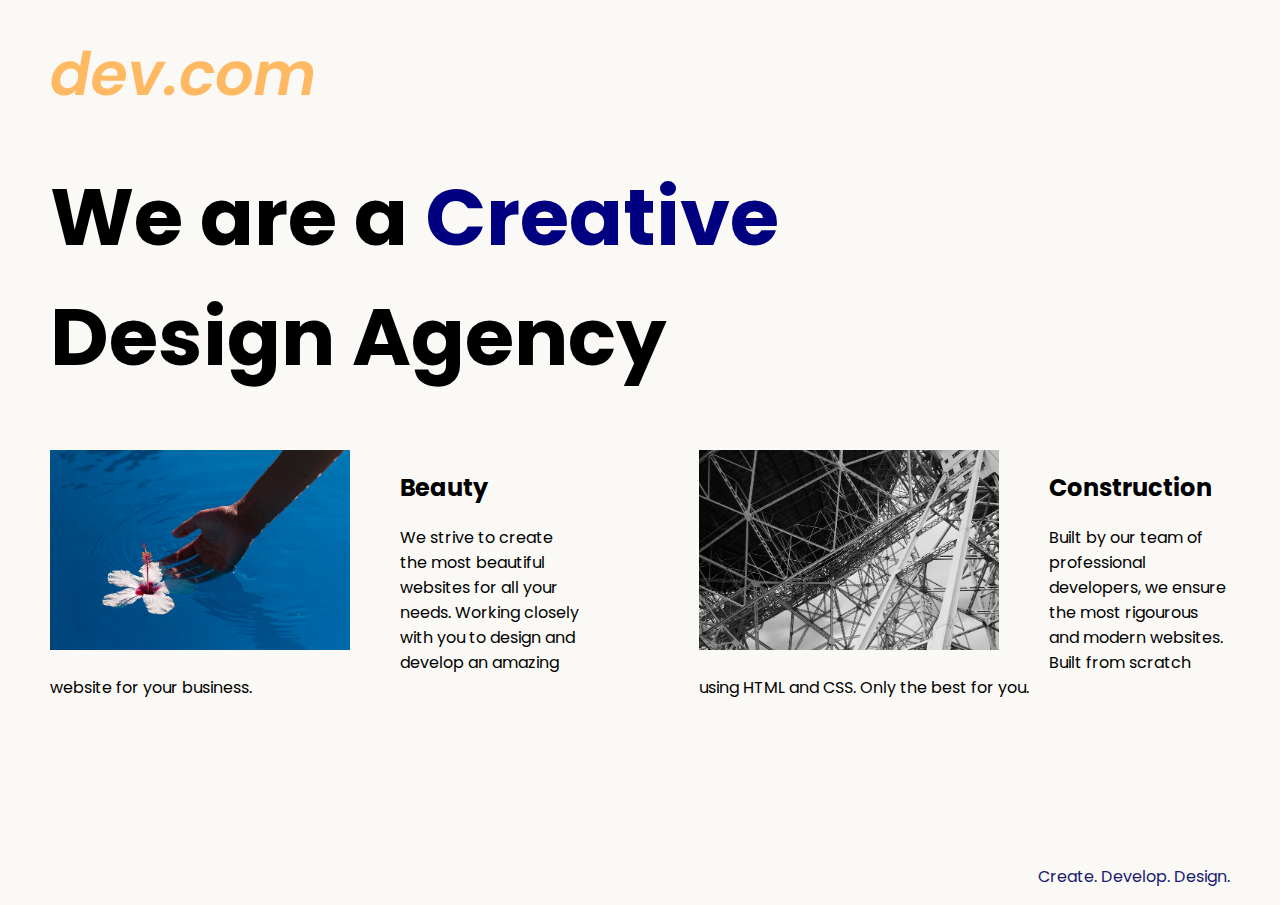
<file: index.html>
<!DOCTYPE html>
<html lang="en">

<head>
  <meta charset="UTF-8">
  <meta name="viewport" content="width=device-width, initial-scale=1.0">
  <title>Agency</title>
  <link rel="stylesheet" href="./style.css">
  <link rel="preconnect" href="https://fonts.googleapis.com">
  <link rel="preconnect" href="https://fonts.gstatic.com" crossorigin>
  <link href="https://fonts.googleapis.com/css2?family=Poppins:wght@400;700&display=swap" rel="stylesheet">
</head>

<body>
  <div class="main">
    <img class="logo" src="./assets/images/logo.png" alt="logo">
    <h1>We are a <span class="creative"> Creative</span><br>Design Agency</h1>
    <div class="container">

        
    </div>
    <div class="left card"><img class="tile-image" src="./assets/images/beautiful.jpg" alt="hand and flower in water">
      <h2 class="card-title">Beauty</h2>
      <p class="card-text">We strive to create the most beautiful websites for all your needs. Working closely with you
        to
        design and
        develop an amazing website for your business.</p>
    </div>

    <div class="right card"><img class="tile-image" src="./assets/images/construction.jpg" alt="metal structure">
      <h2 class="card-title">Construction</h2>
      <p>Built by our team of professional developers, we ensure the most rigourous and modern websites. Built from
        scratch using HTML and CSS. Only the best for you.</p>
    </div>

  </div>
  <footer>
    <p>Create. Develop. Design.</p>
  </footer>
</body>

</html>
</file>
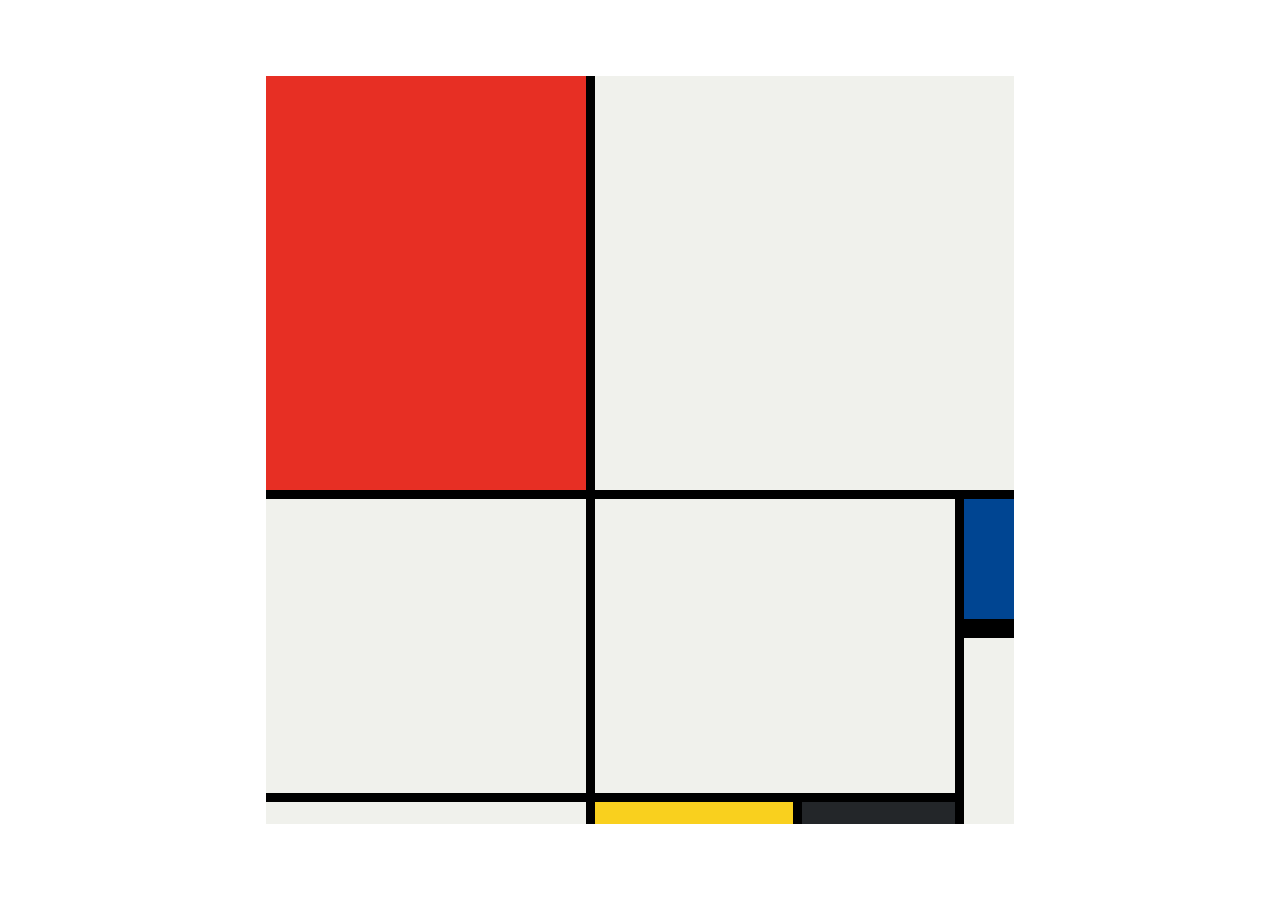
<file: Mondrian Paint/index.html>
<!DOCTYPE html>
<html lang="en">

<head>
  <meta charset="UTF-8">
  <meta name="viewport" content="width=device-width, initial-scale=1.0">
  <title>Mondrian Project</title>
  <style>
    /* 
    Write your CSS here 
    Line Colour: #000
    White: #F0F1EC
    Red: #E72F24
    Black: #232629
    Blue: #004592
    Yellow: #F9D01E
    */
    body {
      display: flex;
      justify-content: center;
      align-items: center;
      height: 100vh;
      margin: 0;
      padding: 0;
    }

    .container {
      height: 748px;
      width: 748px;
      display: grid;
      background-color: #000;
      grid-template-columns: 320px 198px 153px 50px;
      grid-template-rows: 414px 130px 155px 22px;
      gap: 9px;
    }

    .item {
      background-color: #F0F1EC;
    }

    .red {
      background-color: #E72F24;
    }

    .white1 {
      grid-column: span 3;
    }

    .white2 {
      grid-row: span 2;
    }

    .white3 {
      grid-area: 2 / 2 / 4 /4
    }

    .blue {
      background-color: #004592;
      border-bottom: 10px solid #000;
    }

    .white4 {
      grid-row: span 2;
    }

    .yellow {
      background-color: #F9D01E;
    }

    .black {
      background-color: #232629;
    }
  </style>
</head>

<body>
  <!-- Write your HTML here -->

  <div class="container">
    <div class="item red"></div>
    <div class="item white1"></div>
    <div class="item white2"></div>
    <div class="item white3"></div>

    <div class="item blue"></div>
    <div class="item white4"></div>

    <div class="item"></div>
    <div class="item yellow"></div>
    <div class="item black"></div>
  </div>
</body>

</html>
</file>
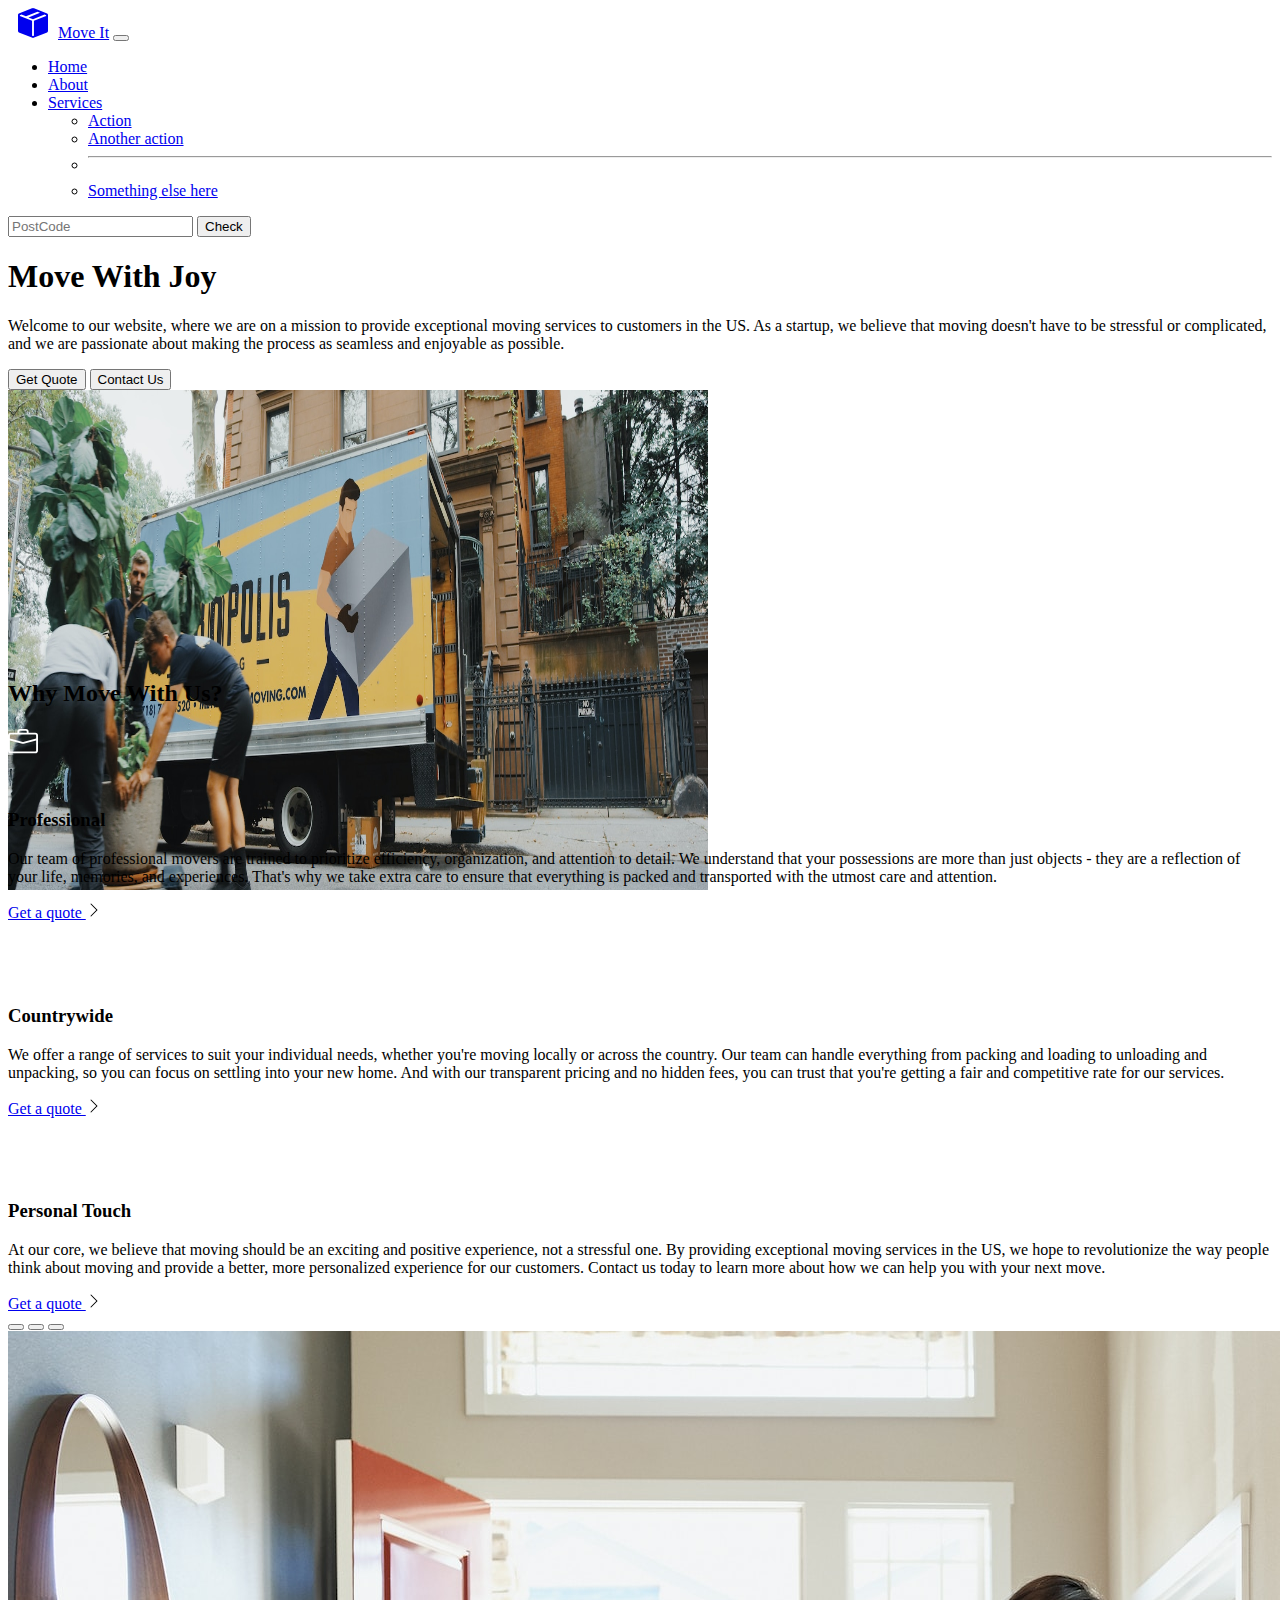
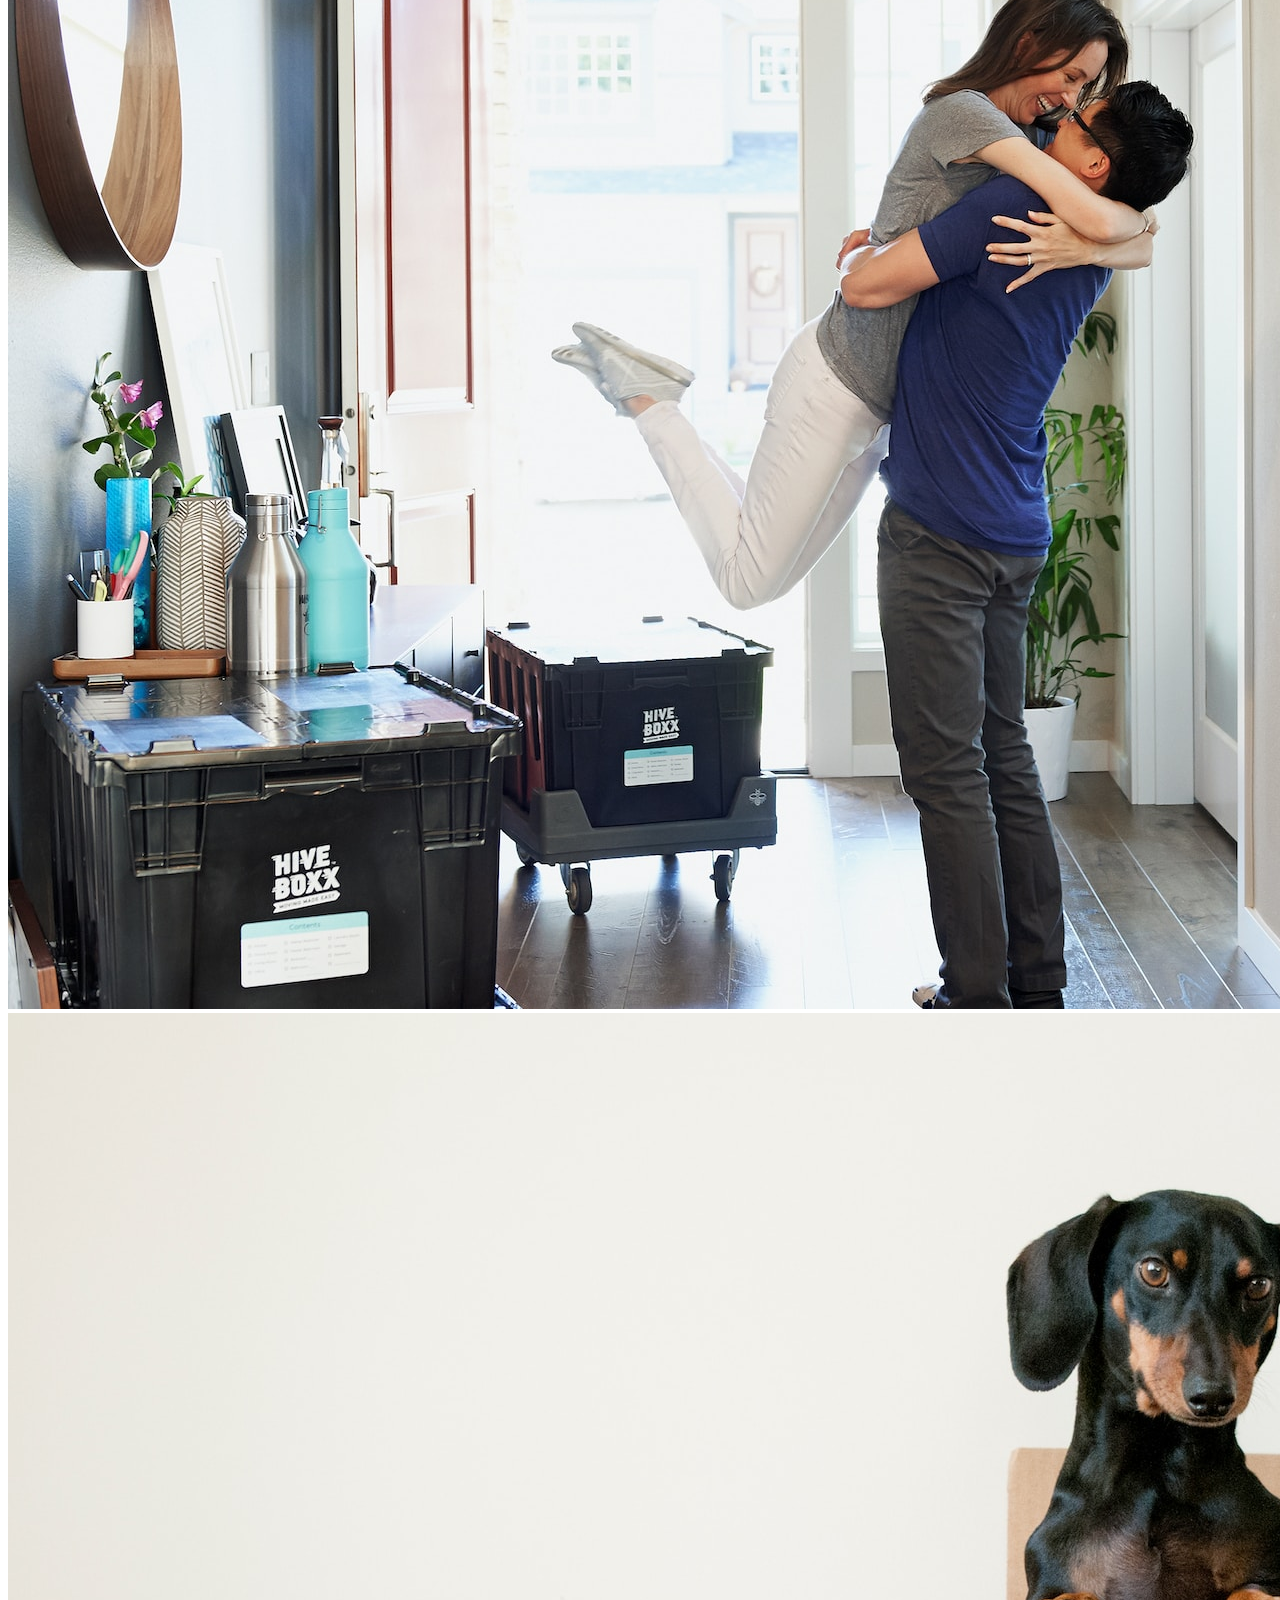
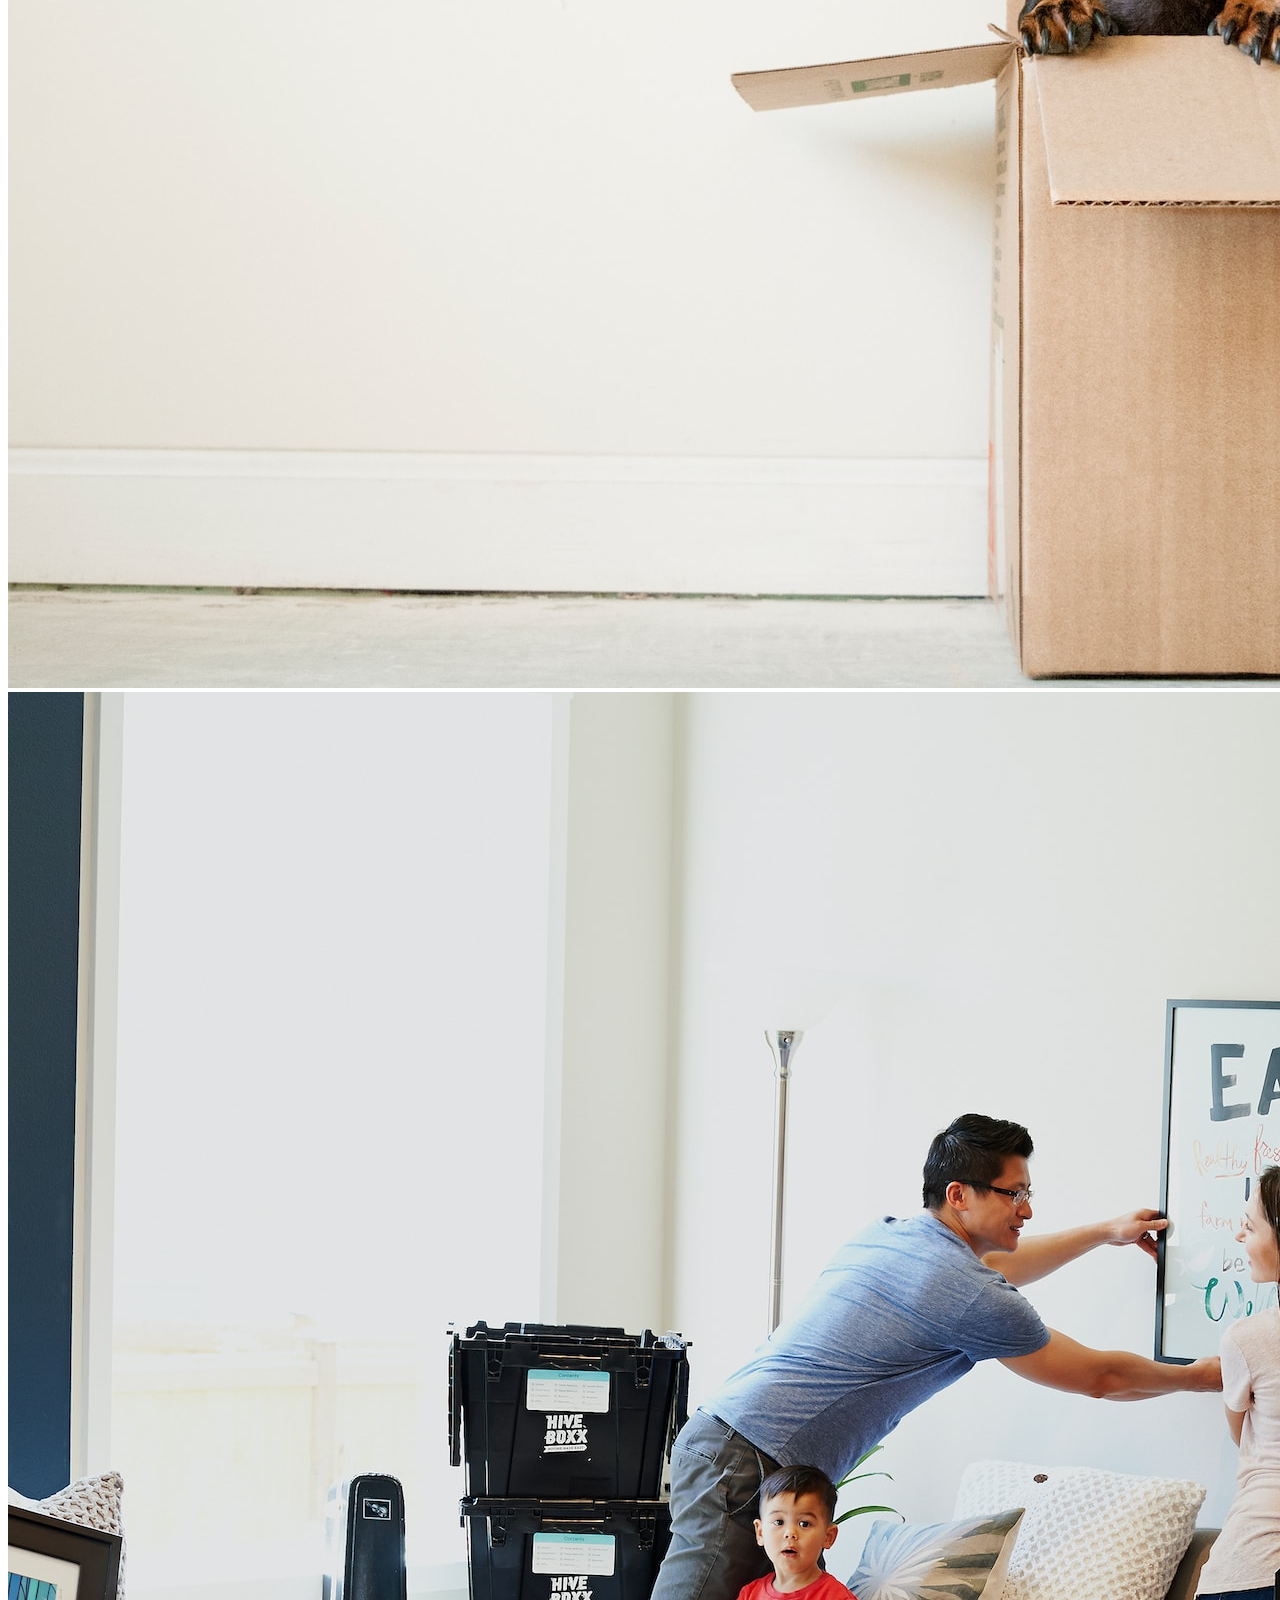
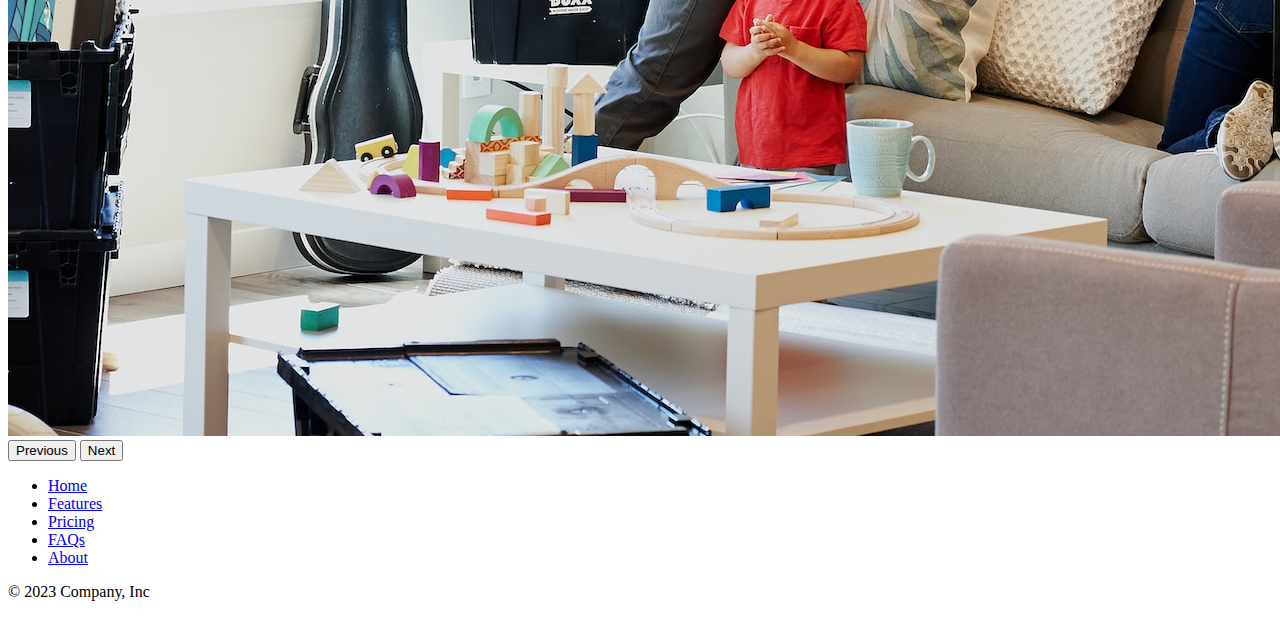
<file: MoveItWebsite/index.html>
<!doctype html>
<html lang="en" data-bs-theme="dark">

<head>
  <meta charset="utf-8">
  <meta name="viewport" content="width=device-width, initial-scale=1">
  <title>Bootstrap</title>
  <link href="https://cdn.jsdelivr.net/npm/bootstrap@5.3.2/dist/css/bootstrap.min.css" rel="stylesheet" integrity="sha384-T3c6CoIi6uLrA9TneNEoa7RxnatzjcDSCmG1MXxSR1GAsXEV/Dwwykc2MPK8M2HN" crossorigin="anonymous">

  <style>
    .feature-icon {
    width: 4rem;
    height: 4rem;
    border-radius: 0.75rem;
}
  </style>
</head>

<body>
  <nav class="navbar navbar-expand-lg bg-body-tertiary">
    <div class="container-fluid">
      <a class="navbar-brand" href="#"> <svg xmlns="http://www.w3.org/2000/svg" width="50" height="30" fill="currentColor" class="bi bi-box-seam-fill" viewBox="0 0 16 16">
        <path fill-rule="evenodd" d="M15.528 2.973a.75.75 0 0 1 .472.696v8.662a.75.75 0 0 1-.472.696l-7.25 2.9a.75.75 0 0 1-.557 0l-7.25-2.9A.75.75 0 0 1 0 12.331V3.669a.75.75 0 0 1 .471-.696L7.443.184l.01-.003.268-.108a.75.75 0 0 1 .558 0l.269.108.01.003 6.97 2.789ZM10.404 2 4.25 4.461 1.846 3.5 1 3.839v.4l6.5 2.6v7.922l.5.2.5-.2V6.84l6.5-2.6v-.4l-.846-.339L8 5.961 5.596 5l6.154-2.461z"/>
      </svg>Move It</a>
      <button class="navbar-toggler" type="button" data-bs-toggle="collapse" data-bs-target="#navbarSupportedContent" aria-controls="navbarSupportedContent" aria-expanded="false" aria-label="Toggle navigation">
        <span class="navbar-toggler-icon"></span>
      </button>
      <div class="collapse navbar-collapse" id="navbarSupportedContent">
        <ul class="navbar-nav me-auto mb-2 mb-lg-0">
          <li class="nav-item">
            <a class="nav-link active" aria-current="page" href="#">Home</a>
          </li>
          <li class="nav-item">
            <a class="nav-link" href="#">About</a>
          </li>
          <li class="nav-item dropdown">
            <a class="nav-link dropdown-toggle" href="#" role="button" data-bs-toggle="dropdown" aria-expanded="false">
              Services
            </a>
            <ul class="dropdown-menu">
              <li><a class="dropdown-item" href="#">Action</a></li>
              <li><a class="dropdown-item" href="#">Another action</a></li>
              <li><hr class="dropdown-divider"></li>
              <li><a class="dropdown-item" href="#">Something else here</a></li>
            </ul>
          </li>
          
        </ul>
        <form class="d-flex" role="search">
          <input class="form-control me-2" type="search" placeholder="PostCode" aria-label="Search">
          <button class="btn btn-outline-success" type="submit">Check</button>
        </form>
      </div>
    </div>
  </nav>
  
  <div class="px-4 pt-5 my-5 text-center border-bottom">
    <h1 class="display-4 fw-bold text-body-emphasis">Move With Joy</h1>
    <div class="col-lg-6 mx-auto">
      <p class="lead mb-4">Welcome to our website, where we are on a mission to provide exceptional moving services to customers in the US. As a startup, we believe that moving doesn't have to be stressful or complicated, and we are passionate about making the process as seamless and enjoyable as possible.
      </p>
      <div class="d-grid gap-2 d-sm-flex justify-content-sm-center mb-5">
        <button type="button" class="btn btn-primary btn-lg px-4 me-sm-3">Get Quote</button>
        <button type="button" class="btn btn-outline-secondary btn-lg px-4">Contact Us</button>
      </div>
    </div>
    <div class="overflow-hidden" style="max-height: 30vh;">
      <div class="container px-5">
        <img src="./moving-van.jpg" class="img-fluid border rounded-3 shadow-lg mb-4" alt="Example image" width="700" height="500" loading="lazy">
      </div>
    </div>
  </div>
  
  <div class="container px-4 py-5" id="featured-3">
    <h2 class="pb-2 border-bottom">Why Move With Us?</h2>
    <div class="row g-4 py-5 row-cols-1 row-cols-lg-3">
      <div class="feature col">
        <div class="feature-icon d-inline-flex align-items-center justify-content-center text-bg-primary bg-gradient fs-2 mb-3">
          <img src="./briefcase.svg" height="30">
        </div>
        <h3 class="fs-2 text-body-emphasis">Professional</h3>
        <p>Our team of professional movers are trained to prioritize efficiency, organization, and attention to detail. We understand that your possessions are more than just objects - they are a reflection of your life, memories, and experiences. That's why we take extra care to ensure that everything is packed and transported with the utmost care and attention.
        </p>
        <a href="#" class="icon-link">
          Get a quote
          <img src="./chevron-right.svg" alt="">
        </a>
      </div>
      <div class="feature col">
        <div class="feature-icon d-inline-flex align-items-center justify-content-center text-bg-primary bg-gradient fs-2 mb-3">
          <img src="./bus-front.svg" height="30">
        </div>
        <h3 class="fs-2 text-body-emphasis">Countrywide</h3>
        <p>We offer a range of services to suit your individual needs, whether you're moving locally or across the country. Our team can handle everything from packing and loading to unloading and unpacking, so you can focus on settling into your new home. And with our transparent pricing and no hidden fees, you can trust that you're getting a fair and competitive rate for our services.
        </p>
        <a href="#" class="icon-link">
          Get a quote

          <img src="./chevron-right.svg" alt="">
        </a>
      </div>
      <div class="feature col">
        <div class="feature-icon d-inline-flex align-items-center justify-content-center text-bg-primary bg-gradient fs-2 mb-3">
          <img src="./chat-square-heart.svg" height="30">
        </div>
        <h3 class="fs-2 text-body-emphasis">Personal Touch
        </h3>
        <p>At our core, we believe that moving should be an exciting and positive experience, not a stressful one. By providing exceptional moving services in the US, we hope to revolutionize the way people think about moving and provide a better, more personalized experience for our customers. Contact us today to learn more about how we can help you with your next move.
        </p>
        <a href="#" class="icon-link">
          Get a quote
          <img src="./chevron-right.svg" alt="">
        </a>
      </div>
    </div>
  </div>
  
  <div class="container">
    <div id="carouselExampleIndicators" class="carousel slide ">
      <div class="carousel-indicators">
        <button type="button" data-bs-target="#carouselExampleIndicators" data-bs-slide-to="0" class="active" aria-current="true" aria-label="Slide 1"></button>
        <button type="button" data-bs-target="#carouselExampleIndicators" data-bs-slide-to="1" aria-label="Slide 2"></button>
        <button type="button" data-bs-target="#carouselExampleIndicators" data-bs-slide-to="2" aria-label="Slide 3"></button>
      </div>
      <div class="carousel-inner">
        <div class="carousel-item active">
          <img src="./couple.jpg" class="d-block w-100" alt="...">
        </div>
        <div class="carousel-item">
          <img src="./dog.jpg" class="d-block w-100" alt="...">
        </div>
        <div class="carousel-item">
          <img src="./family.jpg" class="d-block w-100" alt="...">
        </div>
      </div>
      <button class="carousel-control-prev" type="button" data-bs-target="#carouselExampleIndicators" data-bs-slide="prev">
        <span class="carousel-control-prev-icon" aria-hidden="true"></span>
        <span class="visually-hidden">Previous</span>
      </button>
      <button class="carousel-control-next" type="button" data-bs-target="#carouselExampleIndicators" data-bs-slide="next">
        <span class="carousel-control-next-icon" aria-hidden="true"></span>
        <span class="visually-hidden">Next</span>
      </button>
    </div>
  
  </div>

  <div class="container">
    <footer class="py-3 my-4">
      <ul class="nav justify-content-center border-bottom pb-3 mb-3">
        <li class="nav-item"><a href="#" class="nav-link px-2 text-body-secondary">Home</a></li>
        <li class="nav-item"><a href="#" class="nav-link px-2 text-body-secondary">Features</a></li>
        <li class="nav-item"><a href="#" class="nav-link px-2 text-body-secondary">Pricing</a></li>
        <li class="nav-item"><a href="#" class="nav-link px-2 text-body-secondary">FAQs</a></li>
        <li class="nav-item"><a href="#" class="nav-link px-2 text-body-secondary">About</a></li>
      </ul>
      <p class="text-center text-body-secondary">© 2023 Company, Inc</p>
    </footer>
  </div>
  <script src="https://cdn.jsdelivr.net/npm/bootstrap@5.3.2/dist/js/bootstrap.bundle.min.js" integrity="sha384-C6RzsynM9kWDrMNeT87bh95OGNyZPhcTNXj1NW7RuBCsyN/o0jlpcV8Qyq46cDfL" crossorigin="anonymous"></script>
</body>

</html>
</file>
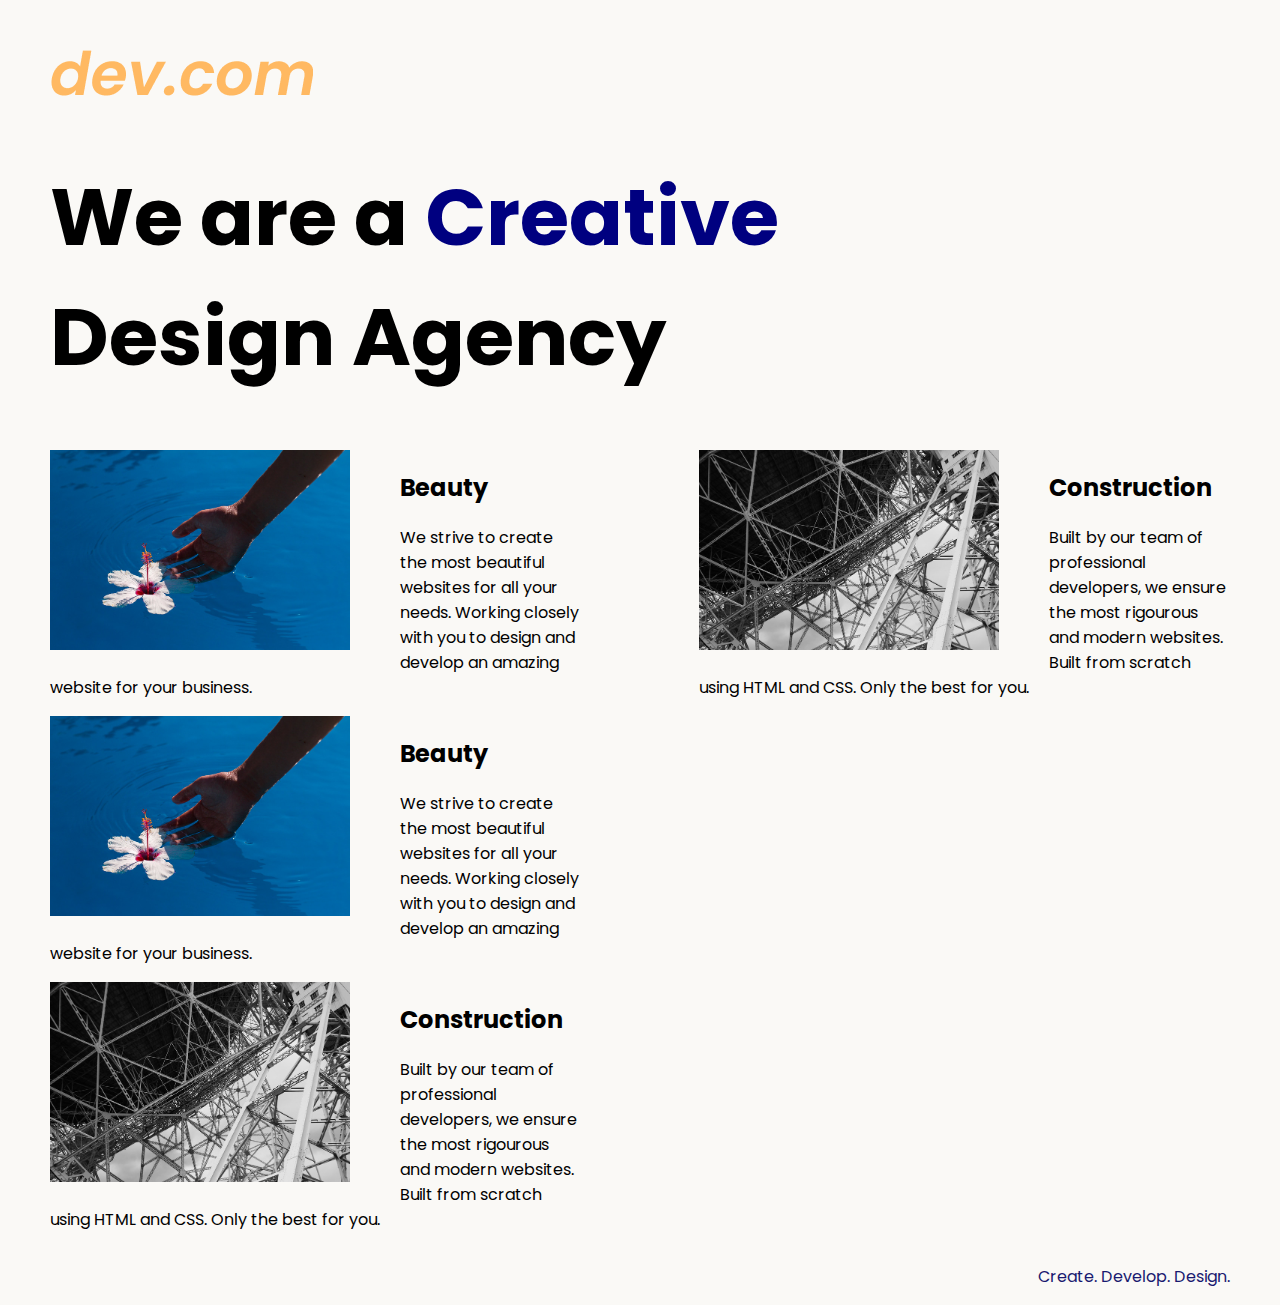
<file: ReactiveWebsite/index.html>
<!DOCTYPE html>
<html lang="en">

<head>
  <meta charset="UTF-8">
  <meta name="viewport" content="width=device-width, initial-scale=1.0">
  <title>Agency</title>
  <link rel="stylesheet" href="./style.css">
  <link rel="preconnect" href="https://fonts.googleapis.com">
  <link rel="preconnect" href="https://fonts.gstatic.com" crossorigin>
  <link href="https://fonts.googleapis.com/css2?family=Poppins:wght@400;700&display=swap" rel="stylesheet">
</head>

<body>
  <div class="main">
    <img class="logo" src="./assets/images/logo.png" alt="logo">
    <h1>We are a <span class="creative"> Creative</span><br>Design Agency</h1>
    <div class="container">

        
    </div>
    <div class="left card"><img class="tile-image" src="./assets/images/beautiful.jpg" alt="hand and flower in water">
      <h2 class="card-title">Beauty</h2>
      <p class="card-text">We strive to create the most beautiful websites for all your needs. Working closely with you
        to
        design and
        develop an amazing website for your business.</p>
    </div>

    <div class="right card"><img class="tile-image" src="./assets/images/construction.jpg" alt="metal structure">
      <h2 class="card-title">Construction</h2>
      <p>Built by our team of professional developers, we ensure the most rigourous and modern websites. Built from
        scratch using HTML and CSS. Only the best for you.</p>
    
    
      </div>
    </div>
    <div class="left card"><img class="tile-image" src="./assets/images/beautiful.jpg" alt="hand and flower in water">
      <h2 class="card-title">Beauty</h2>
      <p class="card-text">We strive to create the most beautiful websites for all your needs. Working closely with you
        to
        design and
        develop an amazing website for your business.</p>
    </div>

    <div class="right card"><img class="tile-image" src="./assets/images/construction.jpg" alt="metal structure">
      <h2 class="card-title">Construction</h2>
      <p>Built by our team of professional developers, we ensure the most rigourous and modern websites. Built from
        scratch using HTML and CSS. Only the best for you.</p>
    </div>

  </div>
  <footer>
    <p>Create. Develop. Design.</p>
  </footer>
</body>

</html>
</file>
<file: style.css>
body {
  font-family: "Poppins", sans-serif;
  margin: 50px 50px 0 50px;
  background-color: #faf9f6;
  display: flex;
  flex-direction: column;
  min-height: 95vh;
}
.main {
  flex: 1;
}
.creative{
  color:navy;
}

.card{
  width: 45%;

 
}
.left{
  float: left;
}
.right{
  float: right;
}
.tile-image{
  float: left;
  height: 200px;
  margin-right: 50px;
}
h1 {
  font-size: 5rem;
}

footer {
  text-align: right;
  color: midnightblue;
}
@media (max-width: 680px){
  .logo{
    width: 100px;
  }
  h1{
    text-align: center;
    font-size: 3.5rem;
  }
  
  .card {
    width: 100%;
    display: block;
    margin-bottom: 30px;
    text-align: justify;
  }
  .card img {
    margin-bottom: 10px;
    width: 100%;
    display: inline;
    object-fit: cover;
  }
}
</file>
<file: ReactiveWebsite/style.css>
body {
  font-family: "Poppins", sans-serif;
  margin: 50px 50px 0 50px;
  background-color: #faf9f6;
  display: flex;
  flex-direction: column;
  min-height: 95vh;
}
.main {
  flex: 1;
}
.creative{
  color:navy;
}

.card{
  width: 45%;

 
}
.left{
  float: left;
}
.right{
  float: right;
}
.tile-image{
  float: left;
  height: 200px;
  margin-right: 50px;
}
h1 {
  font-size: 5rem;
}

footer {
  text-align: right;
  color: midnightblue;
}
@media (max-width: 680px){
  .logo{
    width: 100px;
  }
  h1{
    text-align: center;
    font-size: 3.5rem;
  }
  
  .card {
    width: 100%;
    display: block;
    margin-bottom: 30px;
    text-align: justify;
  }
  .card img {
    margin-bottom: 10px;
    width: 100%;
    display: inline;
    object-fit: cover;
  }
}
</file>
